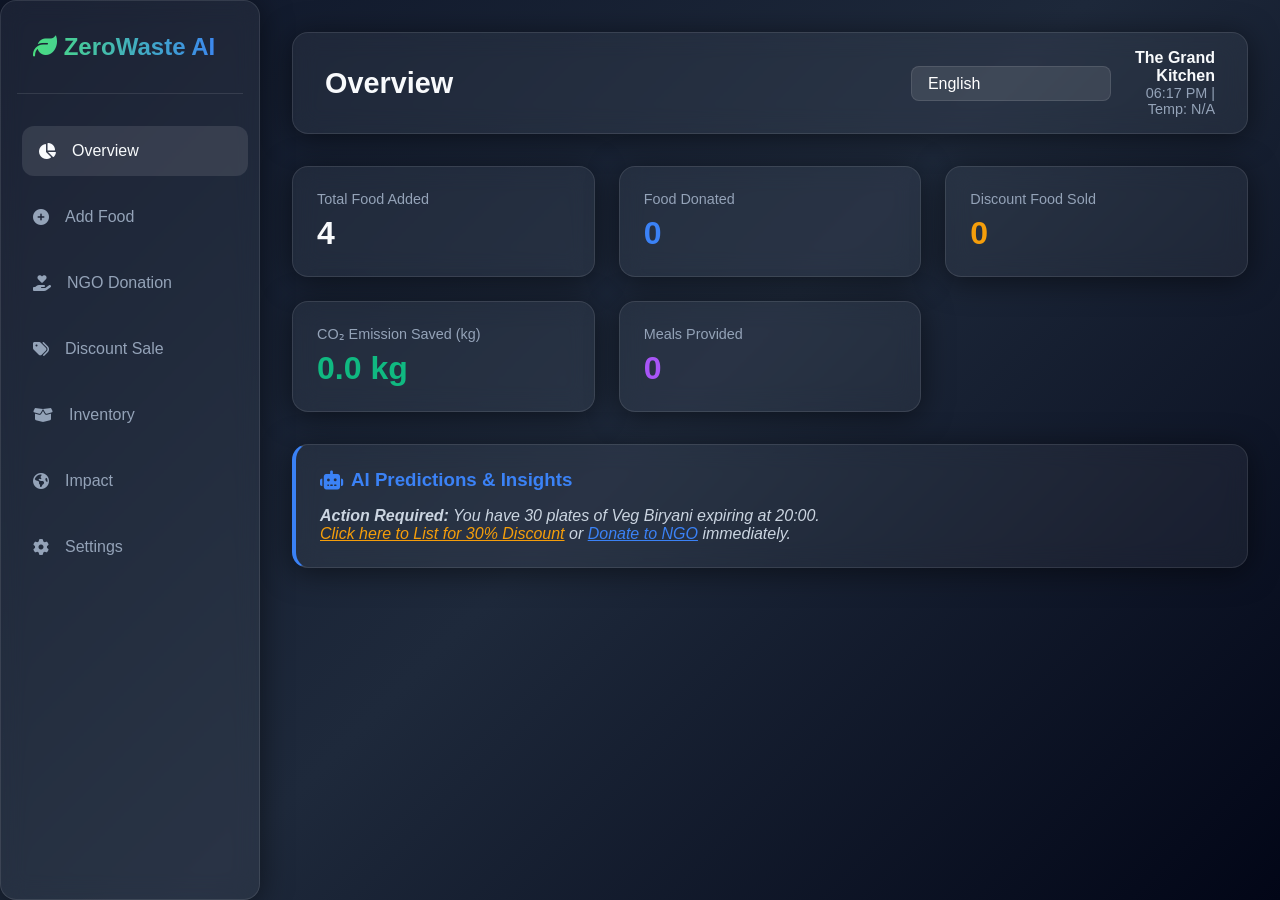
<file: zerowate ai/index.html>
<!DOCTYPE html>
<html lang="en">

<head>
    <meta charset="UTF-8">
    <meta name="viewport" content="width=device-width, initial-scale=1.0">
    <title>ZeroWaste AI - Dashboard</title>
    <link rel="stylesheet" href="style.css">
    <!-- FontAwesome for Icons -->
    <link rel="stylesheet" href="https://cdnjs.cloudflare.com/ajax/libs/font-awesome/6.4.0/css/all.min.css">
</head>

<body>

    <!-- Sidebar -->
    <nav class="sidebar glass" id="sidebar">
        <div class="logo-container">
            <h2><i class="fa-solid fa-leaf"></i> ZeroWaste AI</h2>
        </div>
        <div class="nav-item active" data-target="overview" data-i18n="nav_overview">
            <i class="fa-solid fa-chart-pie"></i> Overview
        </div>
        <div class="nav-item" data-target="addFood" data-i18n="nav_add_food">
            <i class="fa-solid fa-plus-circle"></i> Add Food
        </div>
        <div class="nav-item" data-target="ngoDonation" data-i18n="nav_donation">
            <i class="fa-solid fa-hand-holding-heart"></i> NGO Donation
        </div>
        <div class="nav-item" data-target="discountSale" data-i18n="nav_sale">
            <i class="fa-solid fa-tags"></i> Discount Sale
        </div>
        <div class="nav-item" data-target="inventory" data-i18n="nav_inventory">
            <i class="fa-solid fa-box-open"></i> Inventory
        </div>
        <div class="nav-item" data-target="impact" data-i18n="nav_impact">
            <i class="fa-solid fa-earth-americas"></i> Impact
        </div>
        <div class="nav-item" data-target="settings" data-i18n="nav_settings">
            <i class="fa-solid fa-gear"></i> Settings
        </div>
    </nav>

    <!-- Main Content -->
    <main class="main-content">
        <!-- Header -->
        <header class="glass">
            <div>
                <h1 class="page-title" id="pageTitle" data-i18n="nav_overview">Overview</h1>
            </div>
            <div class="header-controls">
                <select id="languageSelect" class="glass-select">
                    <option value="en">English</option>
                    <option value="ta">தமிழ் (Tamil)</option>
                    <option value="te">తెలుగు (Telugu)</option>
                    <option value="hi">हिंदी (Hindi)</option>
                </select>
                <div class="header-info">
                    <div id="restaurantName" style="font-weight:600;">The Grand Kitchen</div>
                    <div class="time-weather" id="timeWeather">--:-- | Weather: Loading...</div>
                </div>
            </div>
        </header>

        <!-- Dynamic Output Container -->

        <!-- 1. Overview Dashboard -->
        <section id="overview" class="dashboard-section active">
            <div class="cards-grid" id="overviewCards">
                <!-- Rendered via JS -->
            </div>
            <div class="ai-insights glass" id="aiInsightsContainer">
                <h3 data-i18n="ai_insights"><i class="fa-solid fa-robot"></i> AI Predictions & Insights</h3>
                <p class="ai-message" id="aiMessage">Analyzing inventory data...</p>
            </div>
        </section>

        <!-- 2. Add Food Dashboard -->
        <section id="addFood" class="dashboard-section">
            <div class="form-container glass">
                <h2 style="margin-bottom: 1.5rem;" data-i18n="add_surplus_food">Add Surplus Food</h2>
                <form id="addFoodForm">
                    <div class="form-group">
                        <label data-i18n="food_name">Food Name</label>
                        <input type="text" id="foodName" required>
                    </div>
                    <div class="form-group">
                        <label data-i18n="quantity_plates">Quantity (plates)</label>
                        <input type="number" id="foodQty" min="1" required>
                    </div>
                    <div class="form-group">
                        <label data-i18n="food_category">Food Category</label>
                        <select id="foodCategory" required>
                            <option value="Main Course" data-i18n="cat_main">Main Course</option>
                            <option value="Appetizer" data-i18n="cat_appetizer">Appetizer</option>
                            <option value="Bread" data-i18n="cat_bread">Bread/Rotis</option>
                            <option value="Dessert" data-i18n="cat_dessert">Dessert</option>
                            <option value="Curry" data-i18n="cat_curry">Curry</option>
                        </select>
                    </div>
                    <div class="form-group">
                        <label data-i18n="time_prepared">Time Prepared</label>
                        <input type="time" id="prepTime" required>
                    </div>
                    <div class="form-group">
                        <label data-i18n="expiry_time">Expiry Time</label>
                        <input type="time" id="expiryTime" required>
                    </div>
                    <div class="form-group">
                        <label data-i18n="original_price">Original Price (₹)</label>
                        <input type="number" id="originalPrice" required>
                    </div>
                    <button type="submit" class="btn btn-green" style="width:100%" data-i18n="btn_add_food">ADD
                        FOOD</button>
                </form>
            </div>
        </section>

        <!-- 3. NGO Donation Dashboard -->
        <section id="ngoDonation" class="dashboard-section">
            <div class="table-container glass">
                <h2 style="margin-bottom: 1rem;" data-i18n="available_for_donation">Available for Donation</h2>
                <table>
                    <thead>
                        <tr>
                            <th data-i18n="food_name">Food Name</th>
                            <th data-i18n="quantity">Quantity</th>
                            <th data-i18n="time_prepared">Prepared</th>
                            <th data-i18n="expiry_time">Expiry</th>
                            <th data-i18n="action">Action</th>
                        </tr>
                    </thead>
                    <tbody id="donationTableBody">
                        <!-- Rendered via JS -->
                    </tbody>
                </table>
            </div>
        </section>

        <!-- 4. Discount Sale Dashboard -->
        <section id="discountSale" class="dashboard-section">
            <div class="table-container glass">
                <h2 style="margin-bottom: 1rem;" data-i18n="discount_sales">Discount Sales (Delivery Apps)</h2>
                <table>
                    <thead>
                        <tr>
                            <th data-i18n="food_name">Food Name</th>
                            <th data-i18n="quantity">Quantity</th>
                            <th data-i18n="original_price">Orig. Price</th>
                            <th data-i18n="discount_price">Discount Price (30% off)</th>
                            <th data-i18n="status">Status</th>
                            <th data-i18n="action">Action</th>
                        </tr>
                    </thead>
                    <tbody id="salesTableBody">
                        <!-- Rendered via JS -->
                    </tbody>
                </table>
            </div>
        </section>

        <!-- 5. Inventory Dashboard -->
        <section id="inventory" class="dashboard-section">
            <div class="table-container glass">
                <h2 style="margin-bottom: 1rem;" data-i18n="current_inventory">Current Inventory</h2>
                <table>
                    <thead>
                        <tr>
                            <th data-i18n="food_name">Food Name</th>
                            <th data-i18n="quantity">Quantity</th>
                            <th data-i18n="food_category">Category</th>
                            <th data-i18n="expiry_time">Expiry Time</th>
                            <th data-i18n="status">Status</th>
                            <th data-i18n="action">Action</th>
                        </tr>
                    </thead>
                    <tbody id="inventoryTableBody">
                        <!-- Rendered via JS -->
                    </tbody>
                </table>
            </div>
        </section>

        <!-- 6. Impact Dashboard -->
        <section id="impact" class="dashboard-section">
            <div class="cards-grid" id="impactCards">
                <!-- Rendered via JS -->
            </div>
        </section>

        <!-- 7. Settings Dashboard -->
        <section id="settings" class="dashboard-section">
            <div class="settings-card glass">
                <h2 style="margin-bottom: 1rem;" data-i18n="nav_settings">Settings</h2>
                <!-- Time Setting for 24hr auto-refresh -->
                <div class="form-group">
                    <label data-i18n="auto_refresh_time">Set Daily Auto-Refresh Time (24hr format)</label>
                    <p style="font-size: 0.8rem; color: #94a3b8; margin-bottom: 0.5rem;" data-i18n="auto_refresh_desc">
                        App will automatically refresh metrics and clear expired items at this time.</p>
                    <input type="time" id="autoRefreshTimeInput" value="00:00">
                </div>
                <button id="saveSettingsBtn" class="btn btn-blue" data-i18n="btn_save_settings">Save Settings</button>
                <div id="settingsMsg" style="margin-top: 1rem; color: #10b981; display: none;"
                    data-i18n="settings_saved">Settings Saved!</div>
            </div>
        </section>

    </main>

    <script src="database.js"></script>
    <script src="dashboard.js"></script>
    <script src="app.js"></script>
</body>

</html>
</file>
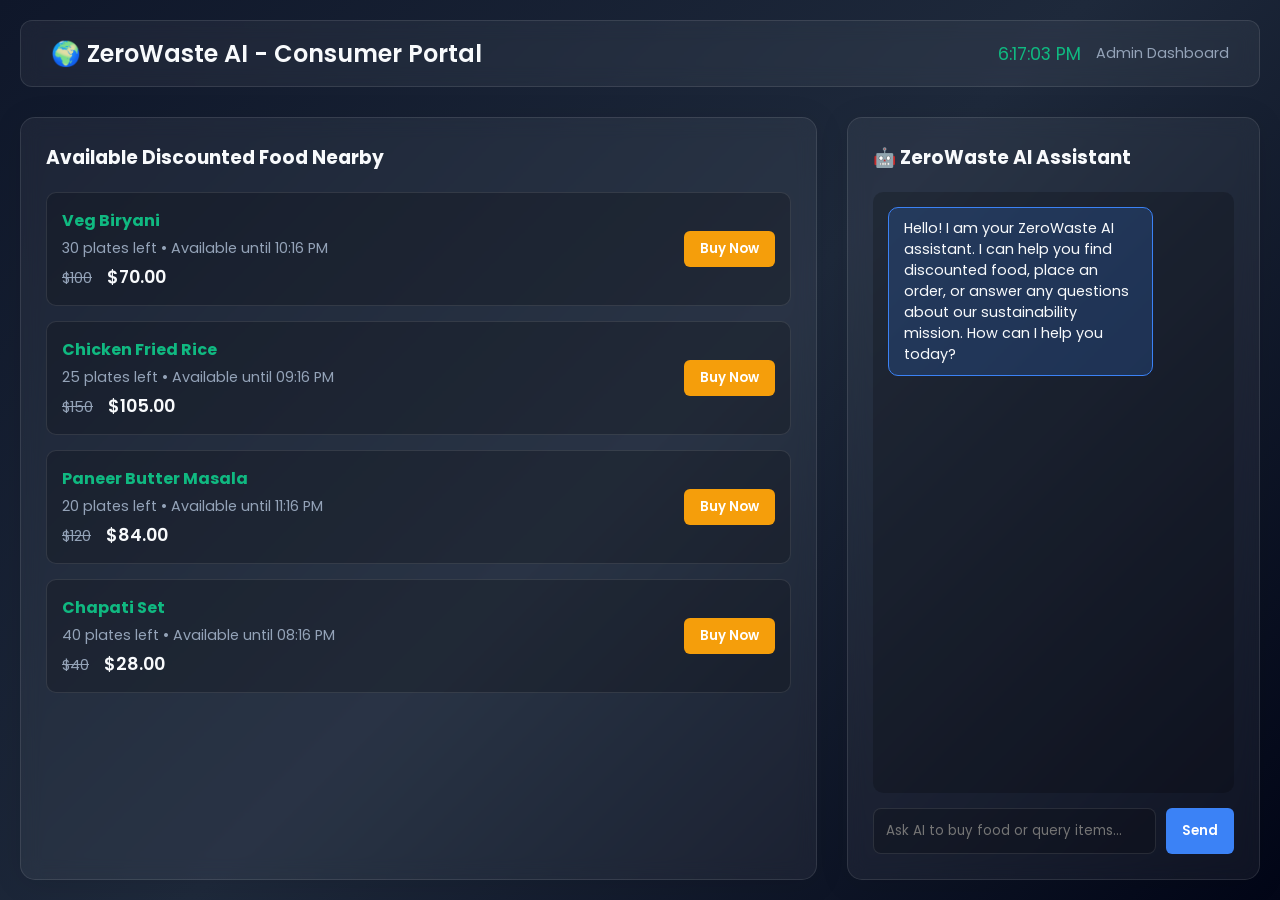
<file: buyer.html>
<!DOCTYPE html>
<html lang="en">

<head>
    <meta charset="UTF-8">
    <meta name="viewport" content="width=device-width, initial-scale=1.0">
    <title>ZeroWaste AI - Buyer & Assistant</title>
    <link href="https://fonts.googleapis.com/css2?family=Poppins:wght@300;400;500;600;700&display=swap"
        rel="stylesheet">
    <link rel="stylesheet" href="style.css">
</head>

<body>
    <main class="main-content" style="padding: 20px;">
        <header class="header">
            <h2>🌍 ZeroWaste AI - Consumer Portal</h2>
            <div style="display:flex; gap: 15px; align-items: center;">
                <div id="liveClock" style="font-size: 1.1rem; color: var(--accent-green);"></div>
                <a href="index.html" style="color:var(--text-muted); font-size: 0.9rem; text-decoration: none;">Admin
                    Dashboard</a>
            </div>
        </header>

        <div class="buyer-layout">
            <!-- Left: Available Food Items -->
            <div class="glass-card food-list">
                <h3 style="margin-bottom: 20px;">Available Discounted Food Nearby</h3>
                <div id="buyerFoodList" style="display: flex; flex-direction: column; gap: 15px;">
                    <!-- Rendered by JS -->
                </div>
            </div>

            <!-- Right: AI Shopping Assistant -->
            <div class="glass-card ai-panel">
                <h3 style="margin-bottom: 20px;">🤖 ZeroWaste AI Assistant</h3>
                <div class="chat-box" id="chatBox">
                    <div class="chat-msg msg-ai">Hello! I am your ZeroWaste AI assistant. I can help you find discounted
                        food, place an order, or answer any questions about our sustainability mission. How can I help
                        you today?</div>
                </div>
                <div class="chat-input" id="chatForm">
                    <input type="text" id="chatInput" placeholder="Ask AI to buy food or query items..."
                        autocomplete="off">
                    <button class="btn btn-blue" id="btnSend">Send</button>
                </div>
            </div>
        </div>
    </main>

    <script src="database.js"></script>
    <script>
        // Buyer UI specific logic
        const chatBox = document.getElementById('chatBox');
        const chatInput = document.getElementById('chatInput');
        const btnSend = document.getElementById('btnSend');
        const buyerFoodList = document.getElementById('buyerFoodList');

        function appendMessage(msg, isAi) {
            const div = document.createElement('div');
            div.className = `chat-msg ${isAi ? 'msg-ai' : 'msg-user'}`;
            div.innerHTML = msg;
            chatBox.appendChild(div);
            chatBox.scrollTop = chatBox.scrollHeight;
        }

        function renderBuyerFoods() {
            buyerFoodList.innerHTML = '';
            const availableFoods = db.getAvailableFoods();

            if (availableFoods.length === 0) {
                buyerFoodList.innerHTML = '<p style="color:var(--text-muted)">No discounted food available right now. Check back later!</p>';
                return;
            }

            availableFoods.forEach(food => {
                const discountPrice = (food.originalPrice * 0.7).toFixed(2);
                const card = document.createElement('div');
                card.style.cssText = `padding: 15px; background: rgba(0,0,0,0.2); border-radius: 10px; border: 1px solid var(--glass-border); display: flex; justify-content: space-between; align-items: center;`;
                card.innerHTML = `
                    <div>
                        <h4 style="color: var(--accent-green);">${food.name}</h4>
                        <div style="font-size: 0.9rem; color: var(--text-muted); margin-top: 5px;">
                            ${food.quantity} plates left • Available until ${food.expiry}
                        </div>
                        <div style="font-size: 1.1rem; margin-top: 5px;">
                            <span style="text-decoration: line-through; color: var(--text-muted); font-size: 0.9rem;">$${food.originalPrice}</span>
                            <span style="font-weight: 600; color: var(--text-main); margin-left: 10px;">$${discountPrice}</span>
                        </div>
                    </div>
                    <button class="btn btn-orange" onclick="buyItem(${food.id}, '${food.name}')">Buy Now</button>
                `;
                buyerFoodList.appendChild(card);
            });
        }

        window.buyItem = function (id, name) {
            db.updateFoodStatus(id, 'Sold');
            appendMessage(`You successfully purchased <b>${name}</b>! Thank you for reducing food waste. 🌍`, true);
            renderBuyerFoods();
        }

        function handleAIChat() {
            const text = chatInput.value.trim();
            if (!text) return;

            appendMessage(text, false);
            chatInput.value = '';

            // Simulated AI Logic
            setTimeout(() => {
                const lower = text.toLowerCase();
                const availableFoods = db.getAvailableFoods();

                if (lower.includes('buy') || lower.includes('order')) {
                    // Try to match a food name dynamically
                    const matchedFood = availableFoods.find(f => lower.includes(f.name.toLowerCase()));
                    if (matchedFood) {
                        buyItem(matchedFood.id, matchedFood.name);
                    } else if (availableFoods.length > 0) {
                        appendMessage(`I see you want to order. We currently have ${availableFoods.map(f => f.name).join(', ')}. Please click 'Buy Now' or tell me specifically what you want!`, true);
                    } else {
                        appendMessage(`I'm sorry, we don't have any available food to order right now.`, true);
                    }
                }
                else if (lower.includes('what') && (lower.includes('available') || lower.includes('food') || lower.includes('menu'))) {
                    if (availableFoods.length > 0) {
                        let msg = "Here is what's available today at a 30% discount:<br><br>";
                        availableFoods.forEach(f => {
                            msg += `• <b>${f.name}</b> - Only $${(f.originalPrice * 0.7).toFixed(2)} (${f.quantity} plates)<br>`;
                        });
                        appendMessage(msg, true);
                    } else {
                        appendMessage("We are currently sold out of all surplus food. Great job reducing waste!", true);
                    }
                }
                else if (lower.includes('impact') || lower.includes('environment')) {
                    const metrics = db.getMetrics();
                    appendMessage(`So far, our community has saved <b>${metrics.foodSavedKg.toFixed(1)}kg</b> of food and prevented <b>${metrics.co2Saved.toFixed(1)}kg</b> of CO₂ emissions!`, true);
                }
                else {
                    appendMessage("I'm here to help you reduce food waste! You can ask what's on the menu, tell me to buy an item, or ask about our environmental impact.", true);
                }
            }, 800);
        }

        btnSend.addEventListener('click', handleAIChat);
        chatInput.addEventListener('keypress', (e) => {
            if (e.key === 'Enter') handleAIChat();
        });

        // Initialize clock
        setInterval(() => {
            document.getElementById('liveClock').textContent = new Date().toLocaleTimeString();
        }, 1000);

        // Listen for database updates from Admin tab
        window.addEventListener('db_updated', renderBuyerFoods);
        window.addEventListener('storage', renderBuyerFoods); // across tabs

        renderBuyerFoods();
    </script>
</body>

</html>
</file>
<file: zerowate ai/style.css>
:root {
    --bg-gradient: linear-gradient(135deg, #0f172a, #1e293b, #020617);
    --glass-bg: rgba(255, 255, 255, 0.05);
    --glass-border: rgba(255, 255, 255, 0.1);
    --text-primary: #f8fafc;
    --text-secondary: #94a3b8;
    --accent-blue: #3b82f6;
    --accent-green: #10b981;
    --accent-orange: #f59e0b;
    --accent-red: #ef4444;
    --card-shadow: 0 4px 30px rgba(0, 0, 0, 0.5);
    --transition: all 0.3s ease;
}

* {
    margin: 0;
    padding: 0;
    box-sizing: border-box;
    font-family: 'Poppins', sans-serif;
}

body {
    background: var(--bg-gradient);
    color: var(--text-primary);
    min-height: 100vh;
    display: flex;
    overflow-x: hidden;
}

/* Glassmorphism Utilities */
.glass {
    background: var(--glass-bg);
    backdrop-filter: blur(12px);
    -webkit-backdrop-filter: blur(12px);
    border: 1px solid var(--glass-border);
    border-radius: 16px;
    box-shadow: var(--card-shadow);
}

/* Sidebar */
.sidebar {
    width: 260px;
    height: 100vh;
    padding: 2rem 1rem;
    position: fixed;
    display: flex;
    flex-direction: column;
    gap: 1rem;
    z-index: 10;
}

.logo-container {
    padding: 0 1rem 2rem;
    border-bottom: 1px solid var(--glass-border);
    margin-bottom: 1rem;
}

.logo-container h2 {
    font-size: 1.5rem;
    font-weight: 700;
    background: linear-gradient(to right, #4ade80, #3b82f6);
    -webkit-background-clip: text;
    -webkit-text-fill-color: transparent;
}

.nav-item {
    padding: 1rem;
    border-radius: 12px;
    cursor: pointer;
    transition: var(--transition);
    display: flex;
    align-items: center;
    gap: 1rem;
    color: var(--text-secondary);
    font-weight: 500;
}

.nav-item:hover,
.nav-item.active {
    background: rgba(255, 255, 255, 0.1);
    color: var(--text-primary);
    transform: translateX(5px);
}

/* Main Content */
.main-content {
    margin-left: 260px;
    flex: 1;
    padding: 2rem;
    display: flex;
    flex-direction: column;
    height: 100vh;
    overflow-y: auto;
}

/* Header */
header {
    display: flex;
    justify-content: space-between;
    align-items: center;
    padding: 1rem 2rem;
    margin-bottom: 2rem;
    border-radius: 16px;
    gap: 1rem;
}

.header-controls {
    display: flex;
    gap: 1rem;
    align-items: center;
}

.header-info {
    text-align: right;
}

h1.page-title {
    font-size: 1.8rem;
    font-weight: 600;
}

.time-weather {
    font-size: 0.9rem;
    color: var(--text-secondary);
}

/* Dashboard Sections */
.dashboard-section {
    display: none;
    animation: fadeIn 0.4s ease-in-out;
}

.dashboard-section.active {
    display: block;
}

@keyframes fadeIn {
    from {
        opacity: 0;
        transform: translateY(10px);
    }

    to {
        opacity: 1;
        transform: translateY(0);
    }
}

/* Analytics Cards */
.cards-grid {
    display: grid;
    grid-template-columns: repeat(auto-fit, minmax(240px, 1fr));
    gap: 1.5rem;
    margin-bottom: 2rem;
}

.stat-card {
    padding: 1.5rem;
    transition: var(--transition);
    position: relative;
    overflow: hidden;
}

.stat-card:hover {
    transform: translateY(-5px) scale(1.02);
    box-shadow: 0 10px 40px rgba(0, 0, 0, 0.6);
}

.stat-card::before {
    content: '';
    position: absolute;
    top: -50%;
    left: -50%;
    width: 200%;
    height: 200%;
    background: radial-gradient(circle, rgba(255, 255, 255, 0.1) 0%, transparent 70%);
    opacity: 0;
    transition: var(--transition);
}

.stat-card:hover::before {
    opacity: 1;
}

.stat-title {
    font-size: 0.9rem;
    color: var(--text-secondary);
    margin-bottom: 0.5rem;
}

.stat-value {
    font-size: 2rem;
    font-weight: 700;
}

/* Tables */
.table-container {
    width: 100%;
    overflow-x: auto;
    border-radius: 16px;
    padding: 1rem;
}

table {
    width: 100%;
    border-collapse: collapse;
    text-align: left;
}

th,
td {
    padding: 1rem;
    border-bottom: 1px solid var(--glass-border);
}

th {
    color: var(--text-secondary);
    font-weight: 500;
}

tr:hover td {
    background: rgba(255, 255, 255, 0.05);
}

/* Forms */
.form-container {
    max-width: 600px;
    margin: 0 auto;
    padding: 2rem;
}

.form-group {
    margin-bottom: 1.5rem;
}

.form-group label {
    display: block;
    margin-bottom: 0.5rem;
    color: var(--text-secondary);
}

.form-control,
select,
input {
    width: 100%;
    padding: 0.8rem 1rem;
    background: rgba(0, 0, 0, 0.2);
    border: 1px solid var(--glass-border);
    border-radius: 8px;
    color: var(--text-primary);
    font-size: 1rem;
    outline: none;
    transition: var(--transition);
}

.form-control:focus,
select:focus,
input:focus {
    border-color: var(--accent-blue);
    box-shadow: 0 0 10px rgba(59, 130, 246, 0.3);
}

/* Buttons */
.btn {
    padding: 0.6rem 1.2rem;
    border: none;
    border-radius: 8px;
    cursor: pointer;
    font-weight: 600;
    color: white;
    transition: var(--transition);
}

.btn:hover {
    transform: translateY(-2px);
    box-shadow: 0 4px 15px rgba(0, 0, 0, 0.3);
}

.btn-green {
    background: var(--accent-green);
}

.btn-blue {
    background: var(--accent-blue);
}

.btn-orange {
    background: var(--accent-orange);
}

.btn-red {
    background: var(--accent-red);
}

/* Status Badges */
.status {
    padding: 0.3rem 0.8rem;
    border-radius: 20px;
    font-size: 0.85rem;
    font-weight: 500;
}

.status-available {
    background: rgba(16, 185, 129, 0.2);
    color: #34d399;
}

.status-donated {
    background: rgba(59, 130, 246, 0.2);
    color: #60a5fa;
}

.status-sold {
    background: rgba(245, 158, 11, 0.2);
    color: #fbbf24;
}

/* Control Selects */
select.glass-select {
    background: rgba(255, 255, 255, 0.1);
    color: white;
    appearance: none;
    border-radius: 8px;
    padding: 0.5rem 1rem;
}

select.glass-select option {
    background: #1e293b;
    color: white;
}

/* AI Insights Panel */
.ai-insights {
    margin-top: 2rem;
    padding: 1.5rem;
    border-left: 4px solid var(--accent-blue);
}

.ai-insights h3 {
    display: flex;
    align-items: center;
    gap: 0.5rem;
    margin-bottom: 1rem;
    color: var(--accent-blue);
}

.ai-message {
    font-style: italic;
    color: #cbd5e1;
}

/* Settings Card */
.settings-card {
    max-width: 600px;
    padding: 2rem;
}

/* Responsive */
@media (max-width: 768px) {
    .sidebar {
        transform: translateX(-100%);
        position: absolute;
    }

    .main-content {
        margin-left: 0;
    }

    header {
        flex-direction: column;
        align-items: flex-start;
    }

    .header-info {
        text-align: left;
    }
}
</file>
<file: style.css>
:root {
    --bg-gradient: linear-gradient(135deg, #0f172a, #1e293b, #020617);
    --glass-bg: rgba(255, 255, 255, 0.05);
    --glass-border: rgba(255, 255, 255, 0.1);
    --text-main: #f8fafc;
    --text-muted: #94a3b8;
    --accent-green: #10b981;
    --accent-blue: #3b82f6;
    --accent-orange: #f59e0b;
    --accent-red: #ef4444;
}

* {
    margin: 0;
    padding: 0;
    box-sizing: border-box;
    font-family: 'Poppins', sans-serif;
}

body {
    background: var(--bg-gradient);
    color: var(--text-main);
    min-height: 100vh;
    display: flex;
    overflow-x: hidden;
}

/* Sidebar */
.sidebar {
    width: 250px;
    background: var(--glass-bg);
    border-right: 1px solid var(--glass-border);
    backdrop-filter: blur(10px);
    padding: 20px;
    display: flex;
    flex-direction: column;
}

.brand {
    font-size: 1.5rem;
    font-weight: 700;
    margin-bottom: 40px;
    color: var(--accent-green);
    display: flex;
    align-items: center;
    gap: 10px;
}

.nav-links {
    list-style: none;
    display: flex;
    flex-direction: column;
    gap: 10px;
}

.nav-links li {
    padding: 12px 15px;
    border-radius: 8px;
    cursor: pointer;
    transition: all 0.3s ease;
    display: flex;
    align-items: center;
    gap: 10px;
}

.nav-links li:hover, .nav-links li.active {
    background: var(--glass-bg);
    border: 1px solid var(--glass-border);
    color: var(--text-main);
    transform: translateX(5px);
}

/* Main Content */
.main-content {
    flex: 1;
    padding: 30px;
    display: flex;
    flex-direction: column;
    height: 100vh;
    overflow-y: auto;
}

.header {
    display: flex;
    justify-content: space-between;
    align-items: center;
    margin-bottom: 30px;
    background: var(--glass-bg);
    padding: 15px 30px;
    border-radius: 12px;
    border: 1px solid var(--glass-border);
    backdrop-filter: blur(10px);
}

.header h2 {
    font-weight: 600;
}

/* Glass Card */
.glass-card {
    background: var(--glass-bg);
    border: 1px solid var(--glass-border);
    border-radius: 15px;
    padding: 25px;
    backdrop-filter: blur(10px);
    box-shadow: 0 4px 30px rgba(0, 0, 0, 0.1);
    transition: transform 0.3s ease, box-shadow 0.3s ease;
}

.glass-card:hover {
    transform: translateY(-5px);
    box-shadow: 0 10px 40px rgba(0, 0, 0, 0.2);
}

/* Dashboard views */
.view-section {
    display: none;
    animation: fadeIn 0.4s ease forwards;
}

.view-section.active {
    display: block;
}

@keyframes fadeIn {
    from { opacity: 0; transform: translateY(10px); }
    to { opacity: 1; transform: translateY(0); }
}

/* Metrics Grid */
.metrics-grid {
    display: grid;
    grid-template-columns: repeat(auto-fit, minmax(200px, 1fr));
    gap: 20px;
}

.metric-card h3 {
    font-size: 0.9rem;
    color: var(--text-muted);
    text-transform: uppercase;
    letter-spacing: 1px;
    margin-bottom: 15px;
}

.metric-card .value {
    font-size: 2.5rem;
    font-weight: 700;
}

.metric-card .value.green { color: var(--accent-green); }
.metric-card .value.blue { color: var(--accent-blue); }

/* Tables */
table {
    width: 100%;
    border-collapse: collapse;
    margin-top: 15px;
}

thead tr {
    border-bottom: 1px solid var(--glass-border);
}

th {
    text-align: left;
    padding: 15px;
    color: var(--text-muted);
    font-weight: 500;
}

td {
    padding: 15px;
    border-bottom: 1px solid rgba(255,255,255,0.02);
}

tbody tr {
    transition: background 0.3s ease;
}

tbody tr:hover {
    background: rgba(255,255,255,0.02);
}

/* Forms */
.form-group {
    margin-bottom: 20px;
}

.form-group label {
    display: block;
    margin-bottom: 8px;
    color: var(--text-muted);
}

.form-group input, .form-group select {
    width: 100%;
    padding: 12px 15px;
    border-radius: 8px;
    border: 1px solid var(--glass-border);
    background: rgba(0,0,0,0.2);
    color: white;
    font-family: 'Poppins', sans-serif;
    outline: none;
    transition: border 0.3s;
}

.form-group input:focus, .form-group select:focus {
    border-color: var(--accent-blue);
}

/* Buttons */
.btn {
    padding: 8px 16px;
    border: none;
    border-radius: 6px;
    cursor: pointer;
    font-weight: 600;
    transition: all 0.3s ease;
    color: white;
}

.btn:hover {
    opacity: 0.9;
    transform: scale(1.05);
}

.btn-green { background: var(--accent-green); }
.btn-blue { background: var(--accent-blue); }
.btn-orange { background: var(--accent-orange); }
.btn-red { background: var(--accent-red); }

/* Badges */
.badge {
    padding: 4px 8px;
    border-radius: 4px;
    font-size: 0.8rem;
    font-weight: 600;
}
.badge-available { background: rgba(16, 185, 129, 0.2); color: var(--accent-green); }
.badge-donated { background: rgba(59, 130, 246, 0.2); color: var(--accent-blue); }
.badge-sold { background: rgba(245, 158, 11, 0.2); color: var(--accent-orange); }

/* AI Assistant / Buyer UI */
.buyer-layout {
    display: grid;
    grid-template-columns: 2fr 1fr;
    gap: 30px;
    height: calc(100vh - 100px);
}

.food-list {
    overflow-y: auto;
}

.ai-panel {
    display: flex;
    flex-direction: column;
}

.chat-box {
    flex: 1;
    overflow-y: auto;
    padding: 15px;
    background: rgba(0,0,0,0.2);
    border-radius: 10px;
    margin-bottom: 15px;
    display: flex;
    flex-direction: column;
    gap: 10px;
}

.chat-msg {
    padding: 10px 15px;
    border-radius: 10px;
    max-width: 80%;
    font-size: 0.9rem;
}

.msg-ai {
    background: rgba(59, 130, 246, 0.2);
    border: 1px solid var(--accent-blue);
    align-self: flex-start;
}

.msg-user {
    background: rgba(16, 185, 129, 0.2);
    border: 1px solid var(--accent-green);
    align-self: flex-end;
}

.chat-input {
    display: flex;
    gap: 10px;
}

.chat-input input {
    flex: 1;
    padding: 12px;
    border-radius: 8px;
    border: 1px solid var(--glass-border);
    background: rgba(0,0,0,0.2);
    color: white;
}
</file>
